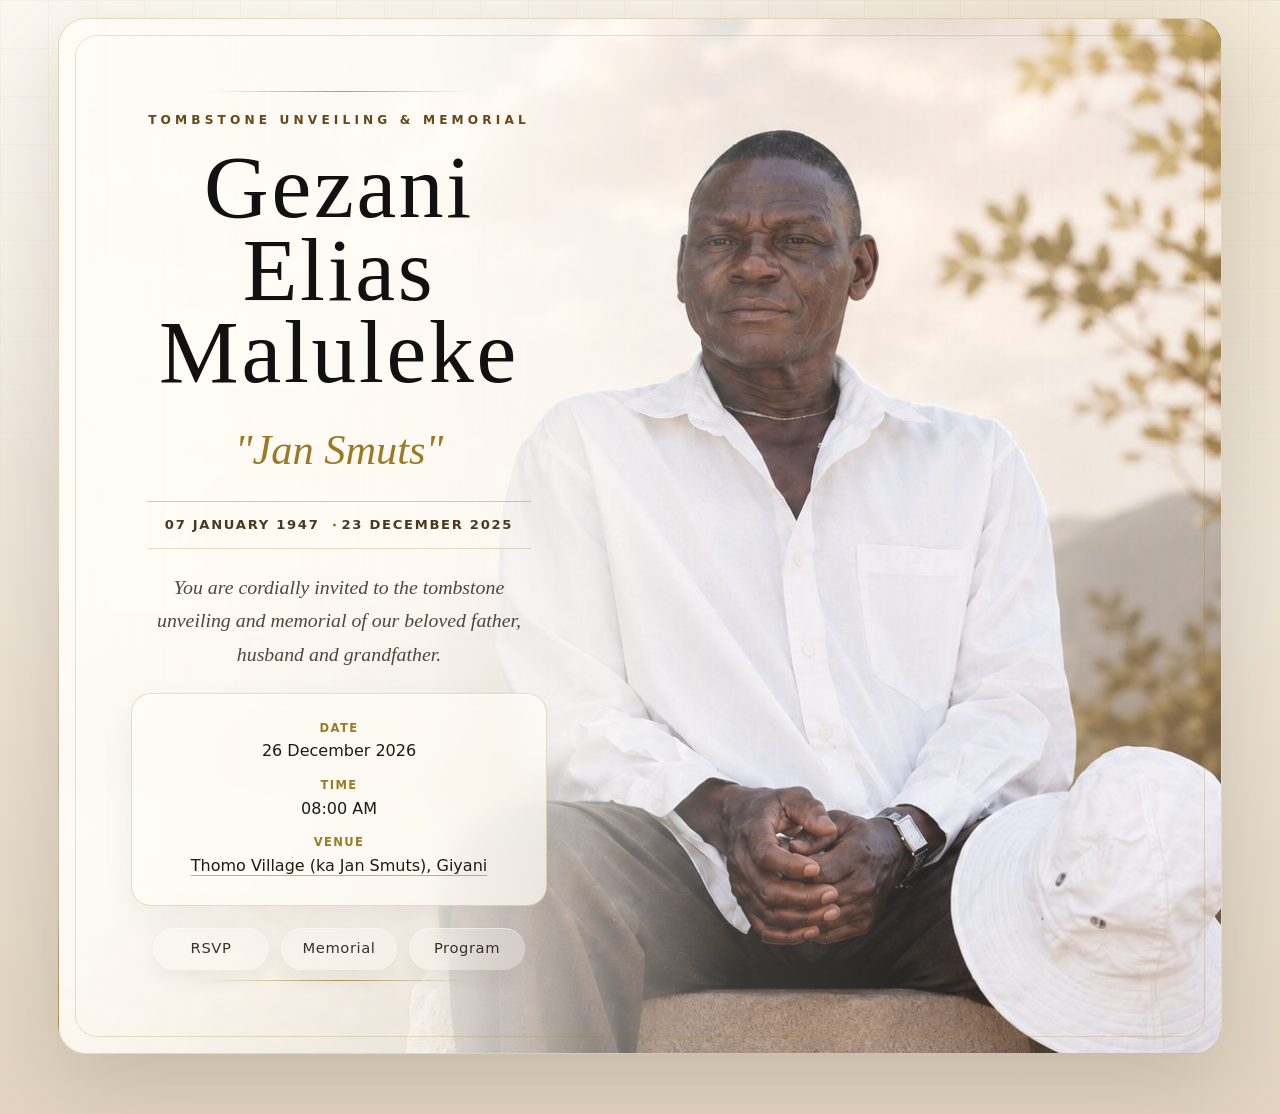
<file: index.html>
﻿<!DOCTYPE html>
<html lang="en">
<head>
  <meta charset="UTF-8" />
  <meta name="viewport" content="width=device-width, initial-scale=1.0" />
  <title>Tombstone Unveiling & Memorial | Gezani Elias Maluleke</title>
  <meta name="description" content="Join us for the tombstone unveiling and memorial of our father. 26 December 2026 at Thomo Village, Giyani." />
  <link rel="canonical" href="https://lurstre99.github.io/gezani-elias-maluleke-memorial/" />
  <meta property="og:type" content="website" />
  <meta property="og:url" content="https://lurstre99.github.io/gezani-elias-maluleke-memorial/" />
  <meta property="og:title" content="Tombstone Unveiling & Memorial | Gezani Elias Maluleke" />
  <meta property="og:description" content="Join us for the tombstone unveiling and memorial of our father. 26 December 2026 at Thomo Village, Giyani." />
  <meta property="og:image" content="https://lurstre99.github.io/gezani-elias-maluleke-memorial/assets/event-gezani-elias-maluleke.jpg" />
  <meta property="og:image:type" content="image/jpeg" />
  <meta property="og:image:width" content="1200" />
  <meta property="og:image:height" content="630" />
  <meta property="og:image:alt" content="Memorial invitation image for Gezani Elias Maluleke" />
  <meta property="og:site_name" content="Gezani Elias Maluleke Memorial" />
  <link rel="icon" type="image/png" href="assets/favicon-gezani-elias-maluleke.png" />
  <link rel="apple-touch-icon" href="assets/favicon-gezani-elias-maluleke.png" />
  <link rel="preload" as="image" href="assets/hero-gezani-elias-maluleke.jpg" imagesrcset="assets/hero-gezani-elias-maluleke-mobile.jpg 960w, assets/hero-gezani-elias-maluleke.jpg 1536w" imagesizes="(max-width: 800px) 960px, 1536px" />
  <link rel="stylesheet" href="styles.css" />
  <script src="rubber-scroll.js" defer></script>
</head>
<body>
  <main>
    <section class="hero" aria-label="Memorial invitation for Gezani Elias Maluleke">
      <div class="hero-card">
        <div class="hero-text">
          <p class="eyebrow">Tombstone Unveiling & Memorial</p>
          <h1>Gezani Elias Maluleke</h1>
          <p class="nickname"><em>"Jan Smuts"</em></p>
          <div class="hero-dates" aria-label="Life dates">
            <span>07 January 1947</span>
            <span>23 December 2025</span>
          </div>
          <p class="hero-note">You are cordially invited to the tombstone unveiling and memorial of our beloved father, husband and grandfather.</p>

          <div class="event-box">
            <p><span>Date</span>26 December 2026</p>
            <p><span>Time</span>08:00 AM</p>
            <p><span>Venue</span><a class="venue-link" href="https://www.google.com/maps/search/?api=1&query=-23.2623576, 30.7948781" target="_blank" rel="noopener">Thomo Village (ka Jan Smuts), Giyani</a></p>
          </div>

          <div class="hero-actions">
            <button type="button" class="hero-link" id="rsvp-open">RSVP</button>
            <a href="memorial.html" class="hero-link">Memorial</a>
            <a href="program.html" class="hero-link">Program</a>
          </div>
        </div>
      </div>
    </section>

  </main>
  <dialog class="rsvp-dialog" id="rsvp-dialog">
    <form class="rsvp-form" id="rsvp-form">
      <h2>RSVP</h2>
      <p>Enter your name to prepare your RSVP message.</p>
      <label for="rsvp-name">Your name</label>
      <input id="rsvp-name" name="name" type="text" maxlength="80" autocomplete="name" required />
      <p class="rsvp-warning">WhatsApp will open with an RSVP message addressed to Laster. Review it, then tap Send in WhatsApp.</p>
      <div class="rsvp-actions">
        <button type="button" class="dialog-button dialog-button-secondary" id="rsvp-cancel">Cancel</button>
        <button type="submit" class="dialog-button">Continue to WhatsApp</button>
      </div>
    </form>
  </dialog>
  <script>
    (function () {
      var dialog = document.getElementById("rsvp-dialog");
      var openButton = document.getElementById("rsvp-open");
      var cancelButton = document.getElementById("rsvp-cancel");
      var form = document.getElementById("rsvp-form");
      var nameInput = document.getElementById("rsvp-name");

      openButton.addEventListener("click", function () {
        dialog.showModal();
        nameInput.focus();
      });

      cancelButton.addEventListener("click", function () {
        dialog.close();
      });

      dialog.addEventListener("click", function (event) {
        if (event.target === dialog) {
          dialog.close();
        }
      });

      form.addEventListener("submit", function (event) {
        event.preventDefault();
        var name = nameInput.value.trim();

        if (!name) {
          nameInput.setCustomValidity("Please enter your name.");
          nameInput.reportValidity();
          return;
        }

        nameInput.setCustomValidity("");
        var message = encodeURIComponent("RSVP: " + name);
        globalThis.location.href = "https://wa.me/27836093420?text=" + message;
      });

      nameInput.addEventListener("input", function () {
        nameInput.setCustomValidity("");
      });
    }());
  </script>
</body>
</html>
</file>
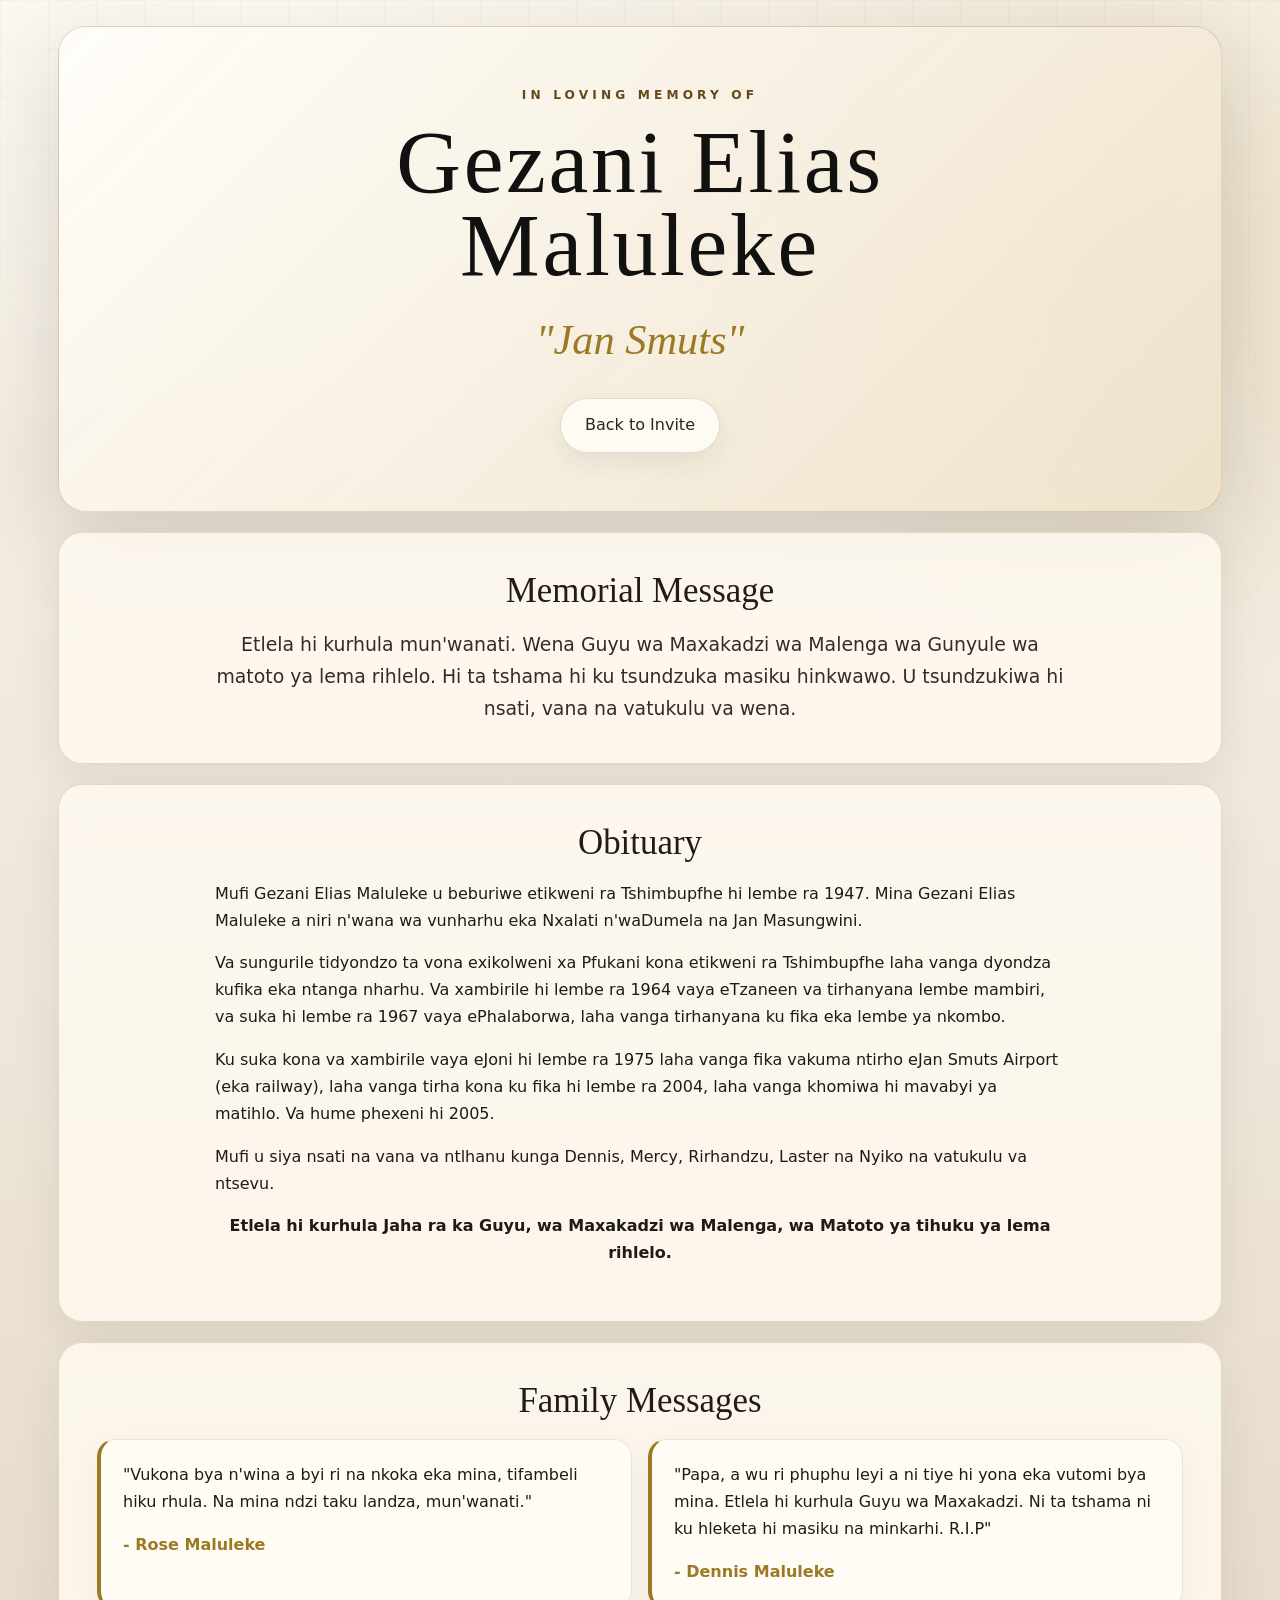
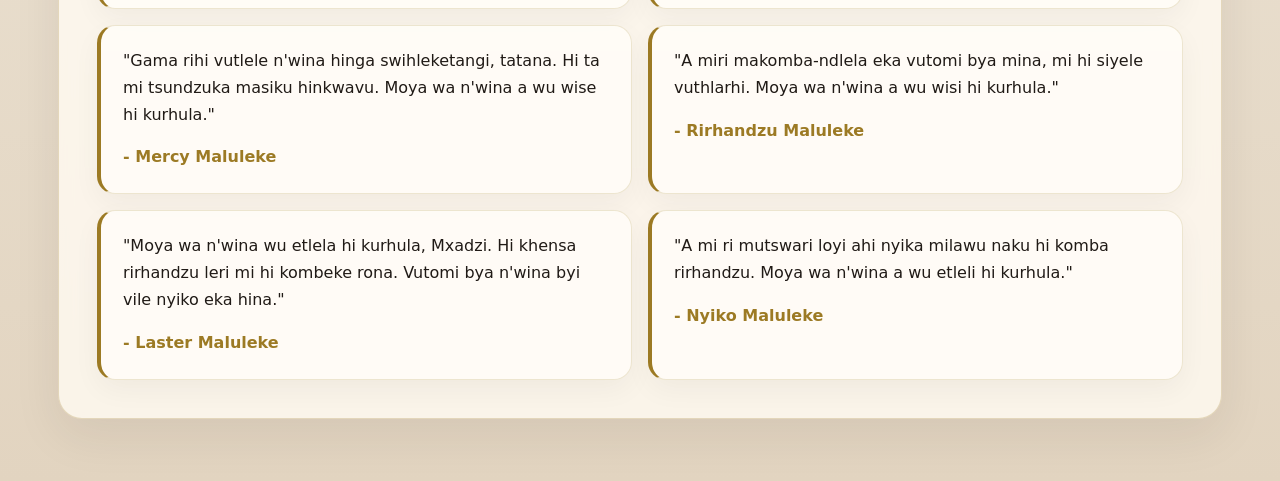
<file: memorial.html>
﻿<!DOCTYPE html>
<html lang="en">
<head>
  <meta charset="UTF-8" />
  <meta name="viewport" content="width=device-width, initial-scale=1.0" />
  <title>Memorial | Gezani Elias Maluleke</title>
  <link rel="stylesheet" href="styles.css" />
  <script src="rubber-scroll.js" defer></script>
</head>
<body>
  <main>
    <header class="page-hero">
      <p class="eyebrow">In Loving Memory Of</p>
      <h1>Gezani Elias Maluleke</h1>
      <p class="nickname"><em>"Jan Smuts"</em></p>
      <a href="index.html" class="button secondary-button">Back to Invite</a>
    </header>

    <section class="message section">
      <h2>Memorial Message</h2>
      <p>
        Etlela hi kurhula mun'wanati. Wena Guyu wa Maxakadzi wa Malenga wa Gunyule wa matoto ya lema rihlelo. Hi ta tshama hi ku tsundzuka masiku hinkwawo. U tsundzukiwa hi nsati, vana na vatukulu va wena.
      </p>
    </section>

    <section class="section">
      <h2>Obituary</h2>
      <div class="obituary">
        <p>
            Mufi Gezani Elias Maluleke u beburiwe etikweni ra Tshimbupfhe hi lembe ra 1947.
            Mina Gezani Elias Maluleke a niri n'wana wa vunharhu eka Nxalati n'waDumela na Jan Masungwini.
        </p>
        <p>
            Va sungurile tidyondzo ta vona exikolweni xa Pfukani kona etikweni ra Tshimbupfhe laha vanga dyondza kufika
            eka ntanga nharhu. Va xambirile hi lembe ra 1964 vaya eTzaneen va tirhanyana lembe mambiri, va suka hi lembe
            ra 1967 vaya ePhalaborwa, laha vanga tirhanyana ku fika eka lembe ya nkombo.
        </p>
        <p>Ku suka kona va xambirile vaya eJoni hi lembe ra 1975 laha vanga fika vakuma ntirho eJan Smuts Airport (eka railway),
            laha vanga tirha kona ku fika hi lembe ra 2004, laha vanga khomiwa hi mavabyi ya matihlo. Va hume phexeni hi 2005.
        </p>
        <p>
            Mufi u siya nsati na vana va ntlhanu kunga Dennis, Mercy, Rirhandzu, Laster na Nyiko na vatukulu va ntsevu.
        </p>
        <p class="closing">
            Etlela hi kurhula Jaha ra ka Guyu, wa Maxakadzi wa Malenga, wa Matoto ya tihuku ya lema rihlelo.
        </p>
      </div>
    </section>

    <section class="section">
      <h2>Family Messages</h2>
      <div class="messages">
        <article><p>"Vukona bya n'wina a byi ri na nkoka eka mina, tifambeli hiku rhula. Na mina ndzi taku landza, mun'wanati."</p><strong>- Rose Maluleke</strong></article>
        <article><p>"Papa, a wu ri phuphu leyi a ni tiye hi yona eka vutomi bya mina. Etlela hi kurhula Guyu wa Maxakadzi. Ni ta tshama ni ku hleketa hi masiku na minkarhi. R.I.P"</p><strong>- Dennis Maluleke</strong></article>
        <article><p>"Gama rihi vutlele n'wina hinga swihleketangi, tatana. Hi ta mi tsundzuka masiku hinkwavu. Moya wa n'wina a wu wise hi kurhula."</p><strong>- Mercy Maluleke</strong></article>
        <article><p>"A miri makomba-ndlela eka vutomi bya mina, mi hi siyele vuthlarhi. Moya wa n'wina a wu wisi hi kurhula."</p><strong>- Rirhandzu Maluleke</strong></article>
        <article><p>"Moya wa n'wina wu etlela hi kurhula, Mxadzi. Hi khensa rirhandzu leri mi hi kombeke rona. Vutomi bya n'wina byi vile nyiko eka hina."</p><strong>- Laster Maluleke</strong></article>
        <article><p>"A mi ri mutswari loyi ahi nyika milawu naku hi komba rirhandzu. Moya wa n'wina a wu etleli hi kurhula."</p><strong>- Nyiko Maluleke</strong></article>
      </div>
    </section>
  </main>
</body>
</html>
</file>
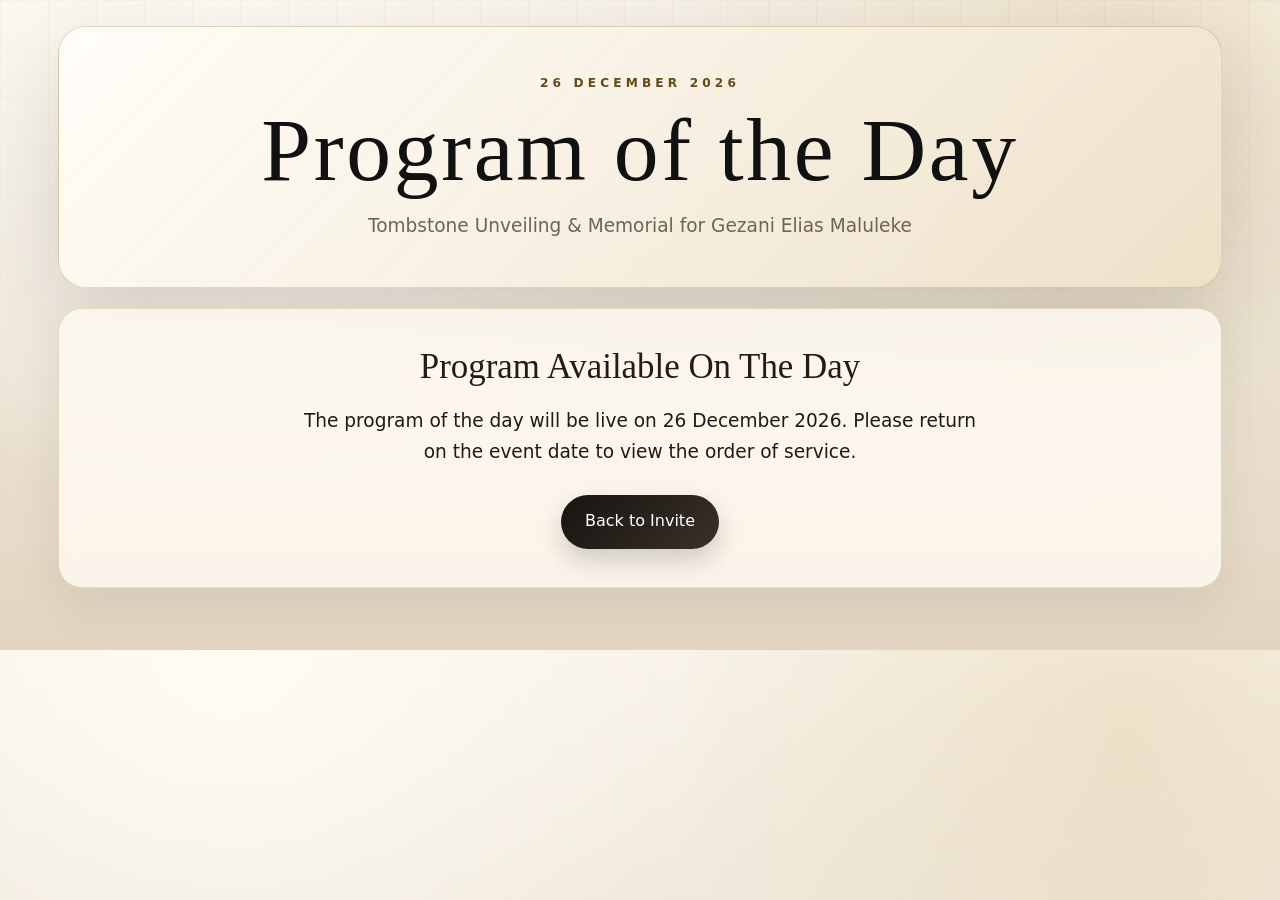
<file: program.html>
<!DOCTYPE html>
<html lang="en">
<head>
  <meta charset="UTF-8" />
  <meta name="viewport" content="width=device-width, initial-scale=1.0" />
  <title>Program of the Day | Gezani Elias Maluleke</title>
  <link rel="stylesheet" href="styles.css" />
  <script src="rubber-scroll.js" defer></script>
</head>
<body class="program-locked">
  <main>
    <header class="page-hero compact">
      <p class="eyebrow">26 December 2026</p>
      <h1>Program of the Day</h1>
      <p class="page-intro">Tombstone Unveiling & Memorial for Gezani Elias Maluleke</p>
    </header>

    <section class="section locked-message" id="lockedMessage">
      <h2>Program Available On The Day</h2>
      <p>
        The program of the day will be live on 26 December 2026. Please return on the event date to view the order of service.
      </p>
      <a href="index.html" class="button">Back to Invite</a>
    </section>

    <section class="section program-content" id="programContent" aria-live="polite">
      <h2>Order of Service</h2>
      <div class="program-list">
        <article class="program-item">
          <span>08:00 AM</span>
          <p>Guests arrive and family welcome</p>
        </article>
        <article class="program-item">
          <span>08:30 AM</span>
          <p>Opening prayer</p>
        </article>
        <article class="program-item">
          <span>08:45 AM</span>
          <p>Purpose of the day</p>
        </article>
        <article class="program-item">
          <span>09:00 AM</span>
          <p>Family tributes and memorial messages</p>
        </article>
        <article class="program-item">
          <span>10:00 AM</span>
          <p>Obituary reading</p>
        </article>
        <article class="program-item">
          <span>10:30 AM</span>
          <p>Tombstone unveiling</p>
        </article>
        <article class="program-item">
          <span>11:15 AM</span>
          <p>Vote of thanks and closing prayer</p>
        </article>
        <article class="program-item">
          <span>12:00 PM</span>
          <p>Refreshments and family fellowship</p>
        </article>
      </div>
    </section>
  </main>

  <script>
    (function () {
      var eventDate = "2026-12-26";
      var parts = new Intl.DateTimeFormat("en-ZA", {
        timeZone: "Africa/Johannesburg",
        year: "numeric",
        month: "2-digit",
        day: "2-digit"
      }).formatToParts(new Date());
      var dateParts = parts.reduce(function (result, part) {
        result[part.type] = part.value;
        return result;
      }, {});
      var johannesburgDate = dateParts.year + "-" + dateParts.month + "-" + dateParts.day;

      if (johannesburgDate === eventDate) {
        document.body.classList.remove("program-locked");
        document.body.classList.add("program-live");
      }
    }());
  </script>
</body>
</html>
</file>
<file: styles.css>
:root {
  --bg: #ede5d7;
  --paper: #fffaf2;
  --paper-soft: rgba(255, 250, 242, .82);
  --text: #201a16;
  --muted: #6f6256;
  --gold: #9c7a24;
  --gold-soft: #d9c48b;
  --dark: #171411;
  --line: rgba(156, 122, 36, .24);
  --shadow: 0 28px 90px rgba(32, 26, 22, .16);
  --soft-shadow: 0 16px 48px rgba(32, 26, 22, .08);
}

* { box-sizing: border-box; }
html {
  scroll-behavior: smooth;
  scroll-padding-top: 24px;
}
body {
  margin: 0;
  font-family: "Segoe UI", system-ui, -apple-system, BlinkMacSystemFont, sans-serif;
  background:
    radial-gradient(circle at 18% 0%, rgba(255, 252, 246, .96), transparent 32rem),
    radial-gradient(circle at 88% 12%, rgba(201, 171, 93, .2), transparent 28rem),
    linear-gradient(180deg, #f8f2e8 0%, var(--bg) 52%, #e2d4c0 100%);
  color: var(--text);
  line-height: 1.68;
  text-rendering: optimizeLegibility;
}
body::before {
  content: "";
  position: fixed;
  inset: 0;
  pointer-events: none;
  background-image:
    linear-gradient(rgba(32, 26, 22, .028) 1px, transparent 1px),
    linear-gradient(90deg, rgba(32, 26, 22, .028) 1px, transparent 1px);
  background-size: 48px 48px;
  mask-image: linear-gradient(to bottom, #000, transparent 62%);
}
main {
  max-width: 1200px;
  margin: 0 auto;
  padding: 18px 18px 42px;
  position: relative;
  will-change: transform;
}
body.is-bouncing main {
  transition: transform .32s cubic-bezier(.22, 1, .36, 1);
}
.hero { padding: 0 0 18px; }
.hero-card {
  min-height: min(820px, calc(100svh - 36px));
  background:
    linear-gradient(90deg, rgba(255, 252, 246, .96) 0%, rgba(255, 252, 246, .86) 32%, rgba(255, 252, 246, .22) 58%, rgba(255, 252, 246, .02) 100%),
    url("assets/hero-gezani-elias-maluleke.jpg") center right / cover no-repeat;
  border: 1px solid rgba(156, 122, 36, .26);
  border-radius: 28px;
  overflow: hidden;
  display: flex;
  align-items: center;
  box-shadow: var(--shadow);
  position: relative;
}
.hero-card::after {
  content: "";
  position: absolute;
  inset: 16px;
  border: 1px solid rgba(156, 122, 36, .22);
  border-radius: 22px;
  pointer-events: none;
}
.hero-text {
  width: min(560px, 54%);
  padding: clamp(34px, 6vw, 72px);
  display: flex;
  flex-direction: column;
  justify-content: center;
  text-align: center;
  position: relative;
  z-index: 1;
}
.hero-text::before,
.hero-text::after {
  content: "";
  width: min(260px, 72%);
  height: 1px;
  margin: 0 auto 18px;
  background: linear-gradient(90deg, transparent, rgba(156, 122, 36, .74), transparent);
}
.hero-text::after {
  margin: 10px auto 0;
}
.eyebrow {
  text-transform: uppercase;
  letter-spacing: .34em;
  font-size: .76rem;
  font-weight: 800;
  color: #65491a;
  margin: 0 0 16px;
}
h1,
h2 {
  font-family: Georgia, "Times New Roman", serif;
  font-weight: 500;
}
h1 {
  font-size: clamp(3rem, 7vw, 5.8rem);
  line-height: .92;
  margin: 0 0 18px;
  text-wrap: balance;
  color: #111;
  letter-spacing: .03em;
}
.for { margin: 0; color: var(--muted); font-size: 1.1rem; }
.name { font-size: clamp(1.9rem, 4vw, 3.1rem); line-height: 1.08; margin: 8px 0 0; color: #1f1814; }
.nickname {
  font-family: Georgia, "Times New Roman", serif;
  font-size: clamp(1.7rem, 4.5vw, 2.65rem);
  margin: 2px 0 14px;
  color: var(--gold);
}
.hero-dates {
  display: flex;
  justify-content: center;
  flex-wrap: wrap;
  gap: 8px 22px;
  margin: 2px auto 22px;
  padding: 12px 18px;
  color: #4a3921;
  font-family: "Segoe UI", system-ui, -apple-system, BlinkMacSystemFont, sans-serif;
  font-size: .82rem;
  font-weight: 600;
  letter-spacing: .13em;
  text-transform: uppercase;
  border-top: 1px solid rgba(156, 122, 36, .38);
  border-bottom: 1px solid rgba(156, 122, 36, .24);
  background: linear-gradient(90deg, transparent, rgba(255, 252, 246, .42), transparent);
}
.hero-dates span + span {
  position: relative;
}
.hero-dates span + span::before {
  content: "";
  position: absolute;
  top: 50%;
  left: -9px;
  width: 3px;
  height: 3px;
  border-radius: 999px;
  background: var(--gold);
  transform: translateY(-50%);
}
.hero-note {
  max-width: 390px;
  margin: 0 auto 22px;
  color: #51463d;
  font-family: Georgia, "Times New Roman", serif;
  font-size: clamp(1.02rem, 2vw, 1.24rem);
  font-style: italic;
}
.event-box {
  border: 1px solid var(--line);
  border-radius: 20px;
  padding: 14px 18px;
  background: rgba(255, 252, 246, .7);
  box-shadow: inset 0 1px 0 rgba(255,255,255,.86), 0 12px 34px rgba(32, 26, 22, .06);
  backdrop-filter: blur(10px);
}
.event-box p { margin: 11px 0; font-size: 1rem; }
.hero-actions {
  display: flex;
  justify-content: center;
  align-items: center;
  flex-wrap: wrap;
  gap: 12px;
  margin-top: 22px;
}
.hero-link {
  border: 0;
  font: inherit;
  cursor: pointer;
  display: inline-flex;
  align-items: center;
  justify-content: center;
  min-width: 116px;
  min-height: 42px;
  padding: 11px 20px;
  color: #3b3027;
  text-decoration: none;
  letter-spacing: .04em;
  font-size: .92rem;
  font-weight: 500;
  line-height: 1;
  border-radius: 999px;
  background: rgba(255, 252, 246, .28);
  box-shadow: inset 0 1px 0 rgba(255, 255, 255, .46), 0 8px 22px rgba(32, 26, 22, .06);
  backdrop-filter: blur(10px);
  transition: transform .2s ease, background-color .2s ease, color .2s ease, box-shadow .2s ease;
}
.hero-link:hover {
  transform: translateY(-1px);
  color: #8a681c;
  background: rgba(255, 252, 246, .44);
  box-shadow: inset 0 1px 0 rgba(255, 255, 255, .58), 0 12px 26px rgba(32, 26, 22, .08);
}
.venue-link {
  color: inherit;
  text-decoration: underline;
  text-decoration-color: rgba(156, 122, 36, .58);
  text-underline-offset: 4px;
}
.venue-link:hover {
  color: var(--gold);
}
.rsvp-dialog {
  width: min(500px, calc(100% - 32px));
  padding: 0;
  color: #2b241f;
  border: 1px solid rgba(156, 122, 36, .3);
  border-radius: 8px;
  background: #fffdf9;
  box-shadow: 0 24px 70px rgba(32, 26, 22, .28);
}
.rsvp-dialog::backdrop {
  background: rgba(23, 20, 17, .62);
}
.rsvp-form {
  display: grid;
  gap: 14px;
  padding: 26px;
}
.rsvp-form h2,
.rsvp-form p {
  margin: 0;
}
.rsvp-form h2 {
  font-size: 1.55rem;
}
.rsvp-form label {
  font-size: .82rem;
  font-weight: 700;
  text-transform: uppercase;
  letter-spacing: .08em;
  color: #72571d;
}
.rsvp-form input {
  width: 100%;
  min-height: 46px;
  box-sizing: border-box;
  padding: 10px 12px;
  color: #2b241f;
  font: inherit;
  border: 1px solid rgba(83, 66, 48, .34);
  border-radius: 6px;
  background: white;
}
.rsvp-form input:focus {
  outline: 3px solid rgba(156, 122, 36, .2);
  border-color: #9c7a24;
}
.rsvp-warning {
  padding: 12px;
  font-size: .9rem;
  line-height: 1.45;
  border-left: 3px solid #9c7a24;
  background: #f7f0e6;
}
.rsvp-actions {
  display: flex;
  justify-content: flex-end;
  gap: 10px;
  margin-top: 4px;
}
.dialog-button {
  flex: 1 0 0;
  min-height: 42px;
  padding: 10px 15px;
  white-space: nowrap;
  color: white;
  font: inherit;
  font-weight: 700;
  border: 1px solid #2b241f;
  border-radius: 6px;
  background: #2b241f;
  cursor: pointer;
}
.dialog-button-secondary {
  color: #2b241f;
  border-color: rgba(83, 66, 48, .28);
  background: transparent;
}
.event-box span {
  display: block;
  color: var(--gold);
  text-transform: uppercase;
  letter-spacing: .12em;
  font-size: .72rem;
  font-weight: 800;
}
.section {
  background: var(--paper-soft);
  margin: 20px 0;
  padding: 38px;
  border-radius: 24px;
  border: 1px solid var(--line);
  box-shadow: var(--soft-shadow);
  backdrop-filter: blur(10px);
}
h2 { margin: 0 0 18px; font-size: clamp(1.65rem, 3vw, 2.18rem); line-height: 1.15; text-align: center; color: #241b16; }
.page-actions {
  display: flex;
  justify-content: center;
  flex-wrap: wrap;
  gap: 12px;
  margin-top: 24px;
}
.text-link {
  color: #251f1a;
  text-decoration: none;
  border: 1px solid var(--line);
  border-radius: 999px;
  padding: 11px 18px;
  background: rgba(255, 253, 249, .82);
  box-shadow: 0 8px 22px rgba(32, 26, 22, .045);
  transition: transform .2s ease, border-color .2s ease, color .2s ease;
}
.text-link:hover {
  border-color: rgba(156, 122, 36, .54);
  color: var(--gold);
  transform: translateY(-1px);
}
.page-hero {
  margin: 8px 0 20px;
  padding: 58px 34px;
  text-align: center;
  background:
    linear-gradient(135deg, rgba(255,253,248,.96), rgba(238,225,201,.88));
  border: 1px solid rgba(156, 122, 36, .28);
  border-radius: 28px;
  box-shadow: var(--shadow);
}
.page-hero.compact { padding: 46px 34px; }
.page-hero h1 { max-width: 820px; margin-left: auto; margin-right: auto; }
.page-hero .button { margin-top: 8px; }
.page-intro {
  max-width: 720px;
  margin: 0 auto;
  color: var(--muted);
  font-size: 1.16rem;
}
.message p { font-size: 1.18rem; text-align: center; max-width: 850px; margin: 0 auto; color: #342c26; }
.obituary { max-width: 850px; margin: 0 auto; }
.closing { font-weight: bold; text-align: center; }
.messages { display: grid; grid-template-columns: repeat(2, minmax(0, 1fr)); gap: 16px; }
article { background: rgba(255, 253, 249, .86); border: 1px solid rgba(156, 122, 36, .18); border-left: 4px solid var(--gold); padding: 22px; border-radius: 18px; box-shadow: 0 10px 28px rgba(32, 26, 22, .045); }
article p { margin-top: 0; }
article strong { color: var(--gold); }
.program-content { display: block; }
.program-locked .program-content { display: none; }
.program-live .locked-message { display: none; }
.locked-message {
  text-align: center;
}
.locked-message p {
  max-width: 680px;
  margin: 0 auto 18px;
  font-size: 1.16rem;
}
.program-list {
  display: grid;
  gap: 12px;
  max-width: 820px;
  margin: 0 auto;
}
.program-item {
  display: grid;
  grid-template-columns: 130px 1fr;
  align-items: center;
  gap: 18px;
  border-left-width: 0;
}
.program-item span {
  color: var(--gold);
  font-weight: 700;
  text-transform: uppercase;
  letter-spacing: .08em;
  font-size: .82rem;
}
.program-item p {
  margin: 0;
  font-size: 1.08rem;
}
.button {
  display: inline-block;
  background: linear-gradient(135deg, #171411, #3a3028);
  color: white;
  text-decoration: none;
  padding: 13px 24px 14px;
  border-radius: 999px;
  margin-top: 10px;
  box-shadow: 0 12px 26px rgba(17, 17, 17, .18);
  transition: transform .2s ease, box-shadow .2s ease;
}
.button:hover {
  transform: translateY(-1px);
  box-shadow: 0 16px 30px rgba(17, 17, 17, .22);
}
.secondary-button {
  background: rgba(255, 253, 249, .86);
  color: #2b241f;
  border: 1px solid var(--line);
  box-shadow: 0 10px 24px rgba(32, 26, 22, .08);
}
.secondary-button:hover {
  color: var(--gold);
}
@media (max-width: 800px) {
  main { padding: 0 10px 28px; }
  .hero { padding-top: 10px; }
  .hero-card {
    min-height: 92svh;
    align-items: flex-start;
    background:
      linear-gradient(180deg, rgba(255, 252, 246, .94) 0%, rgba(255, 252, 246, .82) 46%, rgba(255, 252, 246, .16) 100%),
      url("assets/hero-gezani-elias-maluleke-mobile.jpg") 68% top / auto 100% no-repeat,
      linear-gradient(180deg, #f7f0e6, #efe3cf);
    border-radius: 0 0 26px 26px;
  }
  .hero-card::after { inset: 10px; border-radius: 0 0 18px 18px; }
  .hero-text {
    width: calc(100% - 28px);
    max-width: 430px;
    margin: 14px auto 0;
    padding: 24px 16px 20px;
    text-align: center;
    align-items: center;
  }
  .hero-text::before,
  .hero-text::after {
    width: 70%;
    margin-left: auto;
    margin-right: auto;
  }
  .eyebrow {
    letter-spacing: .24em;
    font-size: .66rem;
  }
  h1 {
    font-size: clamp(2.55rem, 13vw, 3.75rem);
    line-height: .95;
    letter-spacing: .02em;
  }
  .nickname { font-size: clamp(1.55rem, 8vw, 2.2rem); margin-bottom: 12px; }
  .hero-dates {
    justify-content: center;
    gap: 6px 17px;
    margin: 0 auto 16px;
    padding: 10px 12px;
    font-size: .72rem;
    letter-spacing: .1em;
    background: linear-gradient(90deg, transparent, rgba(255, 252, 246, .5), transparent);
  }
  .hero-dates span + span::before {
    left: -10px;
  }
  .hero-note { font-size: 1rem; margin: 0 auto 16px; }
  .event-box {
    padding: 12px 14px;
    border-radius: 16px;
    background: rgba(255, 252, 246, .82);
  }
  .event-box p { font-size: .95rem; margin: 9px 0; }
  .hero-actions {
    justify-content: center;
    gap: 8px;
    width: 100%;
  }
  .hero-link {
    min-width: 100px;
    min-height: 40px;
    padding: 10px 15px;
    font-size: .86rem;
    letter-spacing: .03em;
  }
  .messages { grid-template-columns: 1fr; }
  .section { padding: 26px 22px; border-radius: 18px; }
  .message p { font-size: 1.12rem; }
  .page-hero { padding: 38px 22px; }
  .program-item { grid-template-columns: 1fr; gap: 6px; }
}

@media (max-width: 420px) {
  .rsvp-form {
    padding: 22px 18px;
  }

  .rsvp-actions {
    flex-direction: column-reverse;
  }

  .dialog-button {
    width: 100%;
  }

  .hero-text {
    width: calc(100% - 20px);
    padding: 22px 14px 18px;
  }

  .eyebrow {
    letter-spacing: .18em;
  }

  h1 {
    font-size: clamp(2.25rem, 12vw, 3.1rem);
  }

  .hero-dates {
    font-size: .68rem;
    letter-spacing: .07em;
  }

  .hero-link {
    min-width: 92px;
    padding: 10px 13px;
  }
}

@media (prefers-reduced-motion: reduce) {
  html {
    scroll-behavior: auto;
  }

  .button {
    transition: none;
  }

  body.is-bouncing main {
    transition: none;
    transform: none !important;
  }
}
</file>
